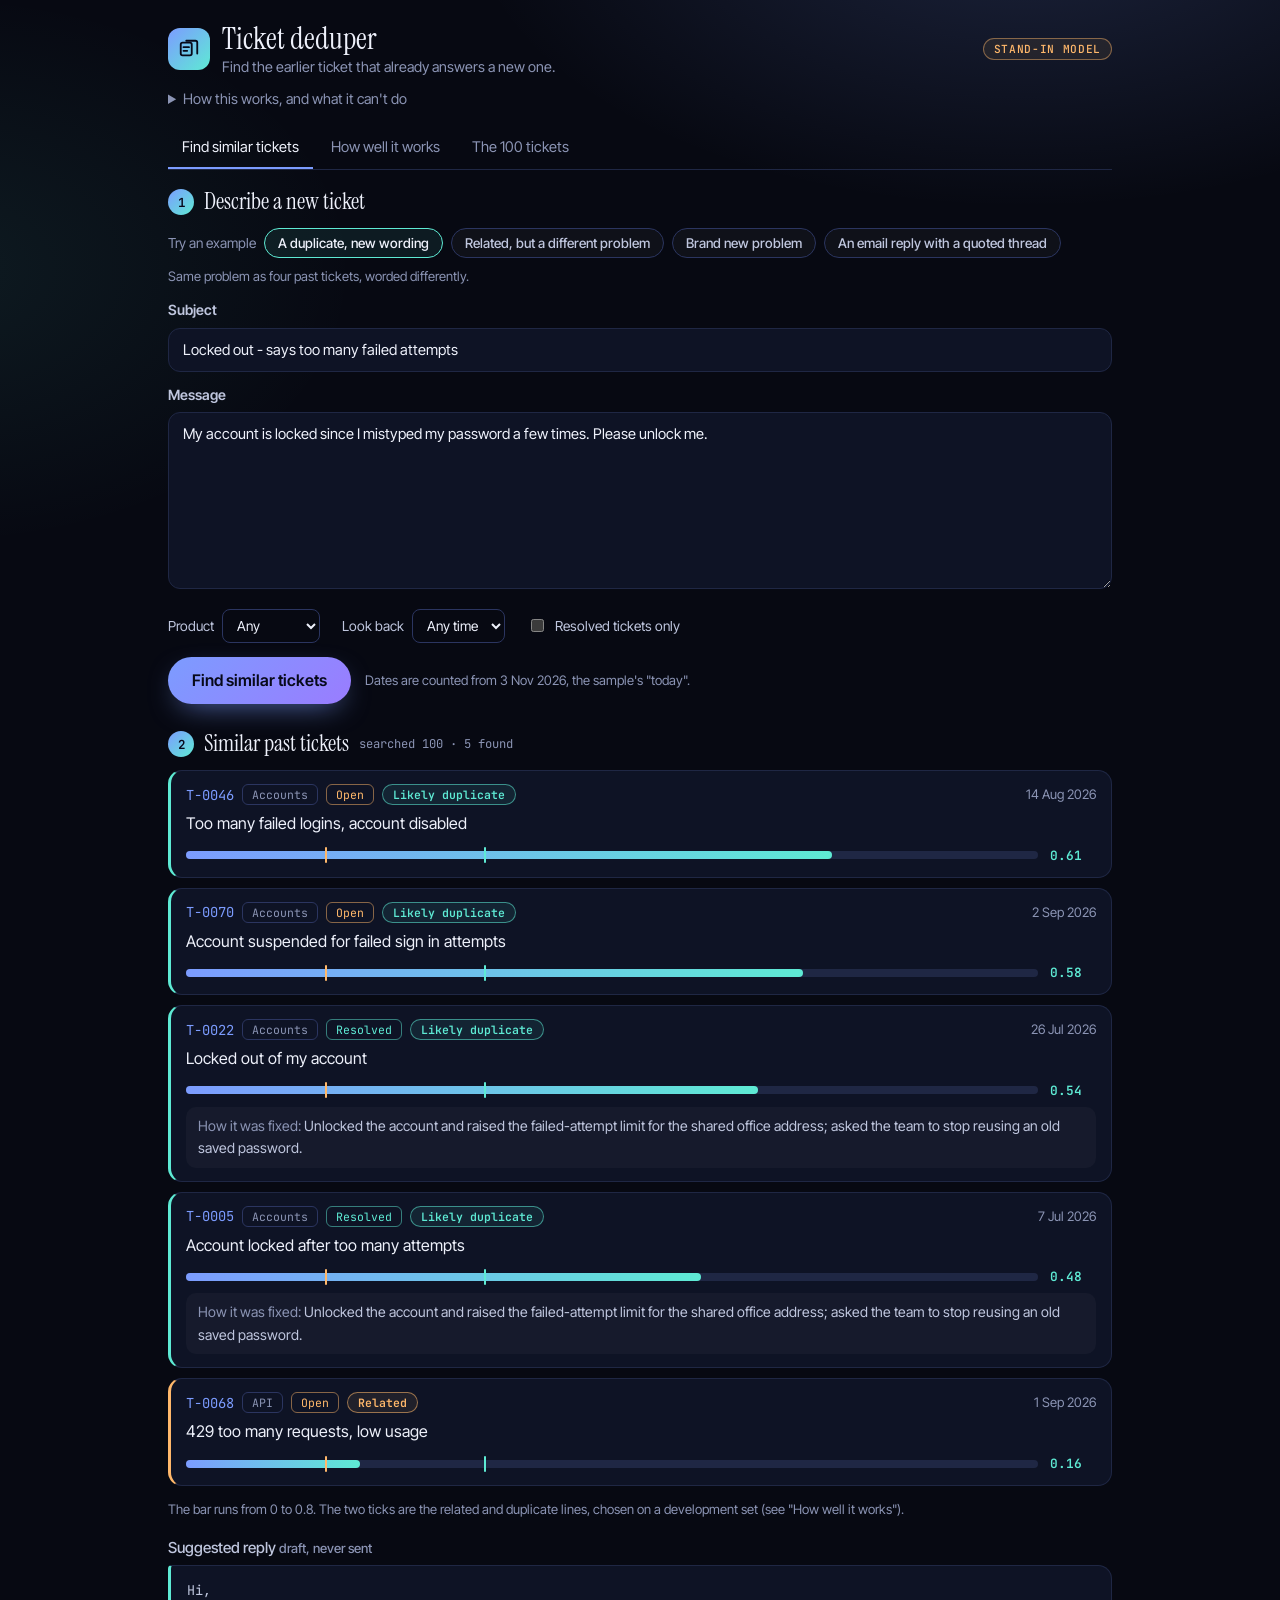
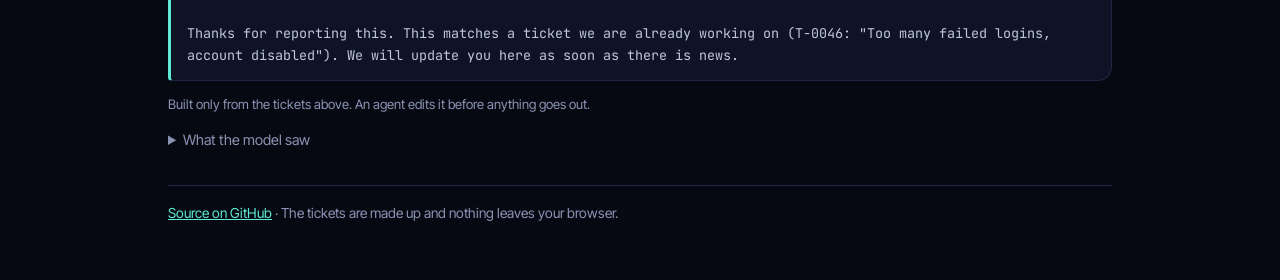
<file: src/Dedupe.Web/wwwroot/index.html>
<!DOCTYPE html>
<html lang="en">

<head>
    <meta charset="utf-8" />
    <meta name="viewport" content="width=device-width, initial-scale=1.0" />
    <title>Ticket deduper</title>
    <meta name="description" content="Find the earlier support ticket that already answers a new one: vector search with filters, thresholds chosen on held-out data, and a suggested reply. Built with C# and Blazor WebAssembly." />
    <meta name="theme-color" content="#070912" />
    <meta name="color-scheme" content="dark" />
    <base href="/" />
    <link rel="icon" href="data:image/svg+xml,%3Csvg xmlns='http://www.w3.org/2000/svg' viewBox='0 0 64 64'%3E%3Crect width='64' height='64' rx='14' fill='%23070912'/%3E%3Crect x='14' y='18' width='24' height='30' rx='4' fill='none' stroke='%237c9cff' stroke-width='5'/%3E%3Cpath d='M26 14h20a4 4 0 0 1 4 4v24' stroke='%235eead4' stroke-width='5' fill='none' stroke-linecap='round'/%3E%3C/svg%3E" />
    <link rel="preconnect" href="https://fonts.googleapis.com" />
    <link rel="preconnect" href="https://fonts.gstatic.com" crossorigin />
    <link href="https://fonts.googleapis.com/css2?family=Instrument+Serif:ital@0;1&family=Inter+Tight:wght@400;500;600;700&family=JetBrains+Mono:wght@400;500&display=swap" rel="stylesheet" />
    <link rel="stylesheet" href="css/app.css" />
</head>

<body>
    <div id="app"><p class="boot" role="status">Opening the deduper&hellip;</p></div>

    <div id="blazor-error-ui">
        Something went wrong. <a href="" class="reload">Reload</a>
        <span class="dismiss">&#x2715;</span>
    </div>

    <script src="_framework/blazor.webassembly.js"></script>
</body>

</html>
</file>
<file: src/Dedupe.Web/wwwroot/css/app.css>
:root {
  color-scheme: dark;
  --bg: #070912;
  --card: #0e1325;
  --card2: #121936;
  --line: #1f2744;
  --line2: #2b3560;
  --txt: #eef1fb;
  --txt2: #bfc6de;
  --mut: #8b94b4;
  --ac: #7c9cff;
  --ac2: #5eead4;
  --warm: #ffb86b;
  --bad: #ff6b7a;
  --serif: "Instrument Serif", Georgia, "Times New Roman", serif;
  --sans: "Inter Tight", system-ui, -apple-system, "Segoe UI", Roboto, sans-serif;
  --mono: "JetBrains Mono", ui-monospace, SFMono-Regular, Menlo, Consolas, monospace;
}

* { box-sizing: border-box; }

html, body { margin: 0; overflow-x: hidden; }

body {
  background:
    radial-gradient(900px 480px at 80% -10%, rgba(124, 156, 255, 0.18), transparent 62%),
    radial-gradient(700px 460px at -5% 30%, rgba(94, 234, 212, 0.08), transparent 60%),
    var(--bg);
  background-attachment: fixed;
  color: var(--txt);
  font: 16px/1.6 var(--sans);
  -webkit-font-smoothing: antialiased;
}

.boot { text-align: center; padding: 80px 16px; color: var(--mut); }
.wrap { max-width: 980px; margin: 0 auto; padding: 22px 18px 56px; }

.top { display: flex; justify-content: space-between; align-items: center; gap: 12px; margin-bottom: 10px; }
.brand { display: flex; align-items: center; gap: 12px; min-width: 0; }
.logo { display: grid; place-items: center; flex: none; width: 42px; height: 42px; border-radius: 12px; color: #07091a; background: linear-gradient(135deg, var(--ac), var(--ac2)); }
h1 { margin: 0; font: 400 1.9rem/1.1 var(--serif); }
.sub { margin: 2px 0 0; color: var(--mut); font-size: 0.9rem; line-height: 1.35; }
.pill { flex: none; padding: 3px 10px; font: 500 0.7rem var(--mono); letter-spacing: 0.06em; text-transform: uppercase; color: var(--warm); border: 1px solid rgba(255, 184, 107, 0.45); border-radius: 999px; background: rgba(255, 184, 107, 0.08); }

.about { margin: 0 0 18px; font-size: 0.9rem; color: var(--txt2); }
.about summary { cursor: pointer; color: var(--mut); width: fit-content; }
.about summary:hover { color: var(--txt); }
.about p { margin: 8px 0 0; padding: 10px 12px; border: 1px solid var(--line); border-radius: 12px; background: rgba(14, 19, 37, 0.7); overflow-wrap: anywhere; }

.muted { color: var(--mut); }
.small { font-size: 0.82rem; }
.mono { font-family: var(--mono); }
.sr { position: absolute; left: -9999px; }
.push { margin-left: auto; }
code { font: 0.86em var(--mono); color: var(--ac); }

.tabs { display: flex; flex-wrap: wrap; gap: 4px; border-bottom: 1px solid var(--line); margin-bottom: 18px; }
.tab { padding: 8px 14px; font: inherit; font-size: 0.92rem; color: var(--mut); background: transparent; border: 0; border-bottom: 2px solid transparent; cursor: pointer; }
.tab:hover { color: var(--txt); }
.tab.on { color: var(--txt); border-bottom-color: var(--ac); }

.step { margin-bottom: 26px; }
.step h2 { display: flex; align-items: center; flex-wrap: wrap; gap: 10px; margin: 0 0 12px; font: 400 1.45rem/1.2 var(--serif); }
.n { display: inline-grid; place-items: center; width: 26px; height: 26px; font: 600 0.78rem var(--mono); color: #07091a; background: linear-gradient(135deg, var(--ac), var(--ac2)); border-radius: 50%; }
.count { font: 0.76rem var(--mono); color: var(--mut); }
.sub-h { margin: 18px 0 8px; font: 500 0.95rem var(--sans); color: var(--txt2); }

.presets { display: flex; flex-wrap: wrap; gap: 8px; align-items: center; margin-bottom: 8px; font-size: 0.86rem; }
.chip { padding: 6px 13px; font: 500 0.84rem var(--sans); color: var(--txt2); background: rgba(255, 255, 255, 0.03); border: 1px solid var(--line2); border-radius: 999px; cursor: pointer; transition: border-color 0.15s, color 0.15s; }
.chip:hover, .chip.on { border-color: var(--ac2); color: var(--txt); }
.chip.on { background: rgba(94, 234, 212, 0.08); }
.note { margin: 0 0 12px; }

.field { margin-bottom: 12px; }
.field label { display: block; margin-bottom: 6px; font-weight: 600; font-size: 0.88rem; color: var(--txt2); }
input[type=text], textarea, select { width: 100%; padding: 10px 14px; font: 0.92rem/1.5 var(--sans); color: var(--txt); background: var(--card); border: 1px solid var(--line); border-radius: 12px; }
textarea { resize: vertical; }
input[type=text]:focus, textarea:focus, select:focus { outline: none; border-color: var(--ac); box-shadow: 0 0 0 3px rgba(124, 156, 255, 0.18); }
select { width: auto; max-width: 100%; padding: 7px 10px; font-size: 0.86rem; background: var(--bg); border-color: var(--line2); border-radius: 8px; }
button { font: inherit; color: var(--txt); }

.filters { display: flex; flex-wrap: wrap; gap: 14px 22px; align-items: center; margin: 4px 0 14px; font-size: 0.86rem; color: var(--txt2); }
.filters label { display: inline-flex; align-items: center; gap: 8px; }
.filters .check input { accent-color: var(--ac2); }

.actions { display: flex; flex-wrap: wrap; gap: 14px; align-items: center; }
.primary { padding: 11px 24px; font-weight: 600; color: #07091a; background: linear-gradient(135deg, var(--ac), #9a7cff); border: 0; border-radius: 999px; cursor: pointer; box-shadow: 0 10px 30px -12px rgba(124, 156, 255, 0.8); transition: transform 0.15s; }
.primary:hover:not(:disabled) { transform: translateY(-2px); }
.primary:disabled { opacity: 0.5; cursor: default; }

.empty { margin: 0 0 12px; padding: 18px; color: var(--mut); text-align: center; border: 1px dashed var(--line2); border-radius: 14px; }

.card { min-width: 0; margin-bottom: 10px; padding: 13px 15px; background: var(--card); border: 1px solid var(--line); border-left: 3px solid var(--line2); border-radius: 14px; animation: rise 0.22s ease-out both; }
.card.dup { border-left-color: var(--ac2); }
.card.rel { border-left-color: var(--warm); }
.card .row { display: flex; flex-wrap: wrap; gap: 8px; align-items: center; }
.subject { margin: 6px 0 0; color: var(--txt); overflow-wrap: anywhere; }
.fix { margin: 8px 0 0; padding: 8px 12px; font-size: 0.88rem; color: var(--txt2); background: rgba(255, 255, 255, 0.03); border-radius: 10px; overflow-wrap: anywhere; }
.tag { padding: 2px 9px; font: 0.72rem var(--mono); border: 1px solid var(--line2); border-radius: 6px; color: var(--mut); }
.tag.ok { color: var(--ac2); border-color: rgba(94, 234, 212, 0.5); }
.tag.warn { color: var(--warm); border-color: rgba(255, 184, 107, 0.5); }
.verdict { padding: 2px 10px; font: 600 0.72rem var(--mono); border-radius: 999px; border: 1px solid; }
.verdict.dup { color: var(--ac2); border-color: rgba(94, 234, 212, 0.55); background: rgba(94, 234, 212, 0.08); }
.verdict.rel { color: var(--warm); border-color: rgba(255, 184, 107, 0.55); background: rgba(255, 184, 107, 0.08); }

.meta { display: grid; grid-template-columns: minmax(0, 1fr) 46px; align-items: center; gap: 12px; margin-top: 10px; }
.meter { position: relative; height: 8px; border-radius: 4px; background: var(--line); }
.meter i { position: absolute; inset: 0 auto 0 0; border-radius: 4px; background: linear-gradient(90deg, var(--ac), var(--ac2)); }
.meter .tick { position: absolute; top: -4px; bottom: -4px; width: 2px; background: var(--warm); border-radius: 1px; }
.meter .tick.dup { background: var(--ac2); }
.score { font: 600 0.8rem var(--mono); font-variant-numeric: tabular-nums; color: var(--ac2); }

.out { margin: 0 0 8px; padding: 14px 16px; overflow: auto; white-space: pre-wrap; font: 0.84rem/1.6 var(--mono); color: var(--txt2); background: var(--card); border: 1px solid var(--line); border-left: 3px solid var(--ac2); border-radius: 4px 14px 14px 4px; }

.cards { display: grid; grid-template-columns: repeat(3, minmax(0, 1fr)); gap: 12px; }
@media (max-width: 820px) { .cards { grid-template-columns: 1fr; } }
.stat { min-width: 0; padding: 14px 16px; background: var(--card); border: 1px solid var(--line); border-radius: 14px; }
.stat .eyebrow { display: block; font: 500 0.7rem var(--mono); letter-spacing: 0.06em; text-transform: uppercase; color: var(--mut); }
.stat > b { display: block; margin: 4px 0 6px; font: 400 2.2rem/1 var(--serif); color: var(--txt); }
.stat p { margin: 0 0 8px; font-size: 0.86rem; color: var(--txt2); }
.stat .result b { color: var(--ac2); font-weight: 600; }

.table-wrap { overflow-x: auto; border: 1px solid var(--line); border-radius: 14px; }
table { width: 100%; border-collapse: collapse; font-size: 0.86rem; }
th, td { padding: 7px 12px; text-align: left; border-bottom: 1px solid var(--line); vertical-align: middle; }
th { font: 500 0.72rem var(--mono); letter-spacing: 0.04em; text-transform: uppercase; color: var(--mut); background: rgba(255, 255, 255, 0.02); white-space: nowrap; }
tr:last-child td { border-bottom: 0; }
tr.hl td { background: rgba(94, 234, 212, 0.07); }
.pbar { display: inline-block; width: 70px; height: 6px; margin-right: 8px; vertical-align: middle; border-radius: 3px; background: var(--line); overflow: hidden; }
.pbar i { display: block; height: 100%; background: linear-gradient(90deg, var(--ac), var(--ac2)); }
.pnum { font: 0.78rem var(--mono); font-variant-numeric: tabular-nums; color: var(--txt2); }

.foot { margin-top: 34px; padding-top: 16px; border-top: 1px solid var(--line); font-size: 0.86rem; }
.foot a { color: var(--ac2); }

:focus-visible { outline: 2px solid var(--ac2); outline-offset: 2px; border-radius: 6px; }

@keyframes rise { from { opacity: 0; transform: translateY(6px); } to { opacity: 1; transform: none; } }
@media (prefers-reduced-motion: reduce) { .card { animation: none; } .primary { transition: none; } }

@media (max-width: 520px) {
  h1 { font-size: 1.55rem; }
  .pill { display: none; }
  .push { margin-left: 0; }
  .pbar { width: 44px; }
}

#blazor-error-ui { display: none; position: fixed; left: 0; right: 0; bottom: 0; padding: 10px 16px; background: #3a1f1d; color: #fff; z-index: 10; }
#blazor-error-ui .dismiss { float: right; cursor: pointer; }
</file>
